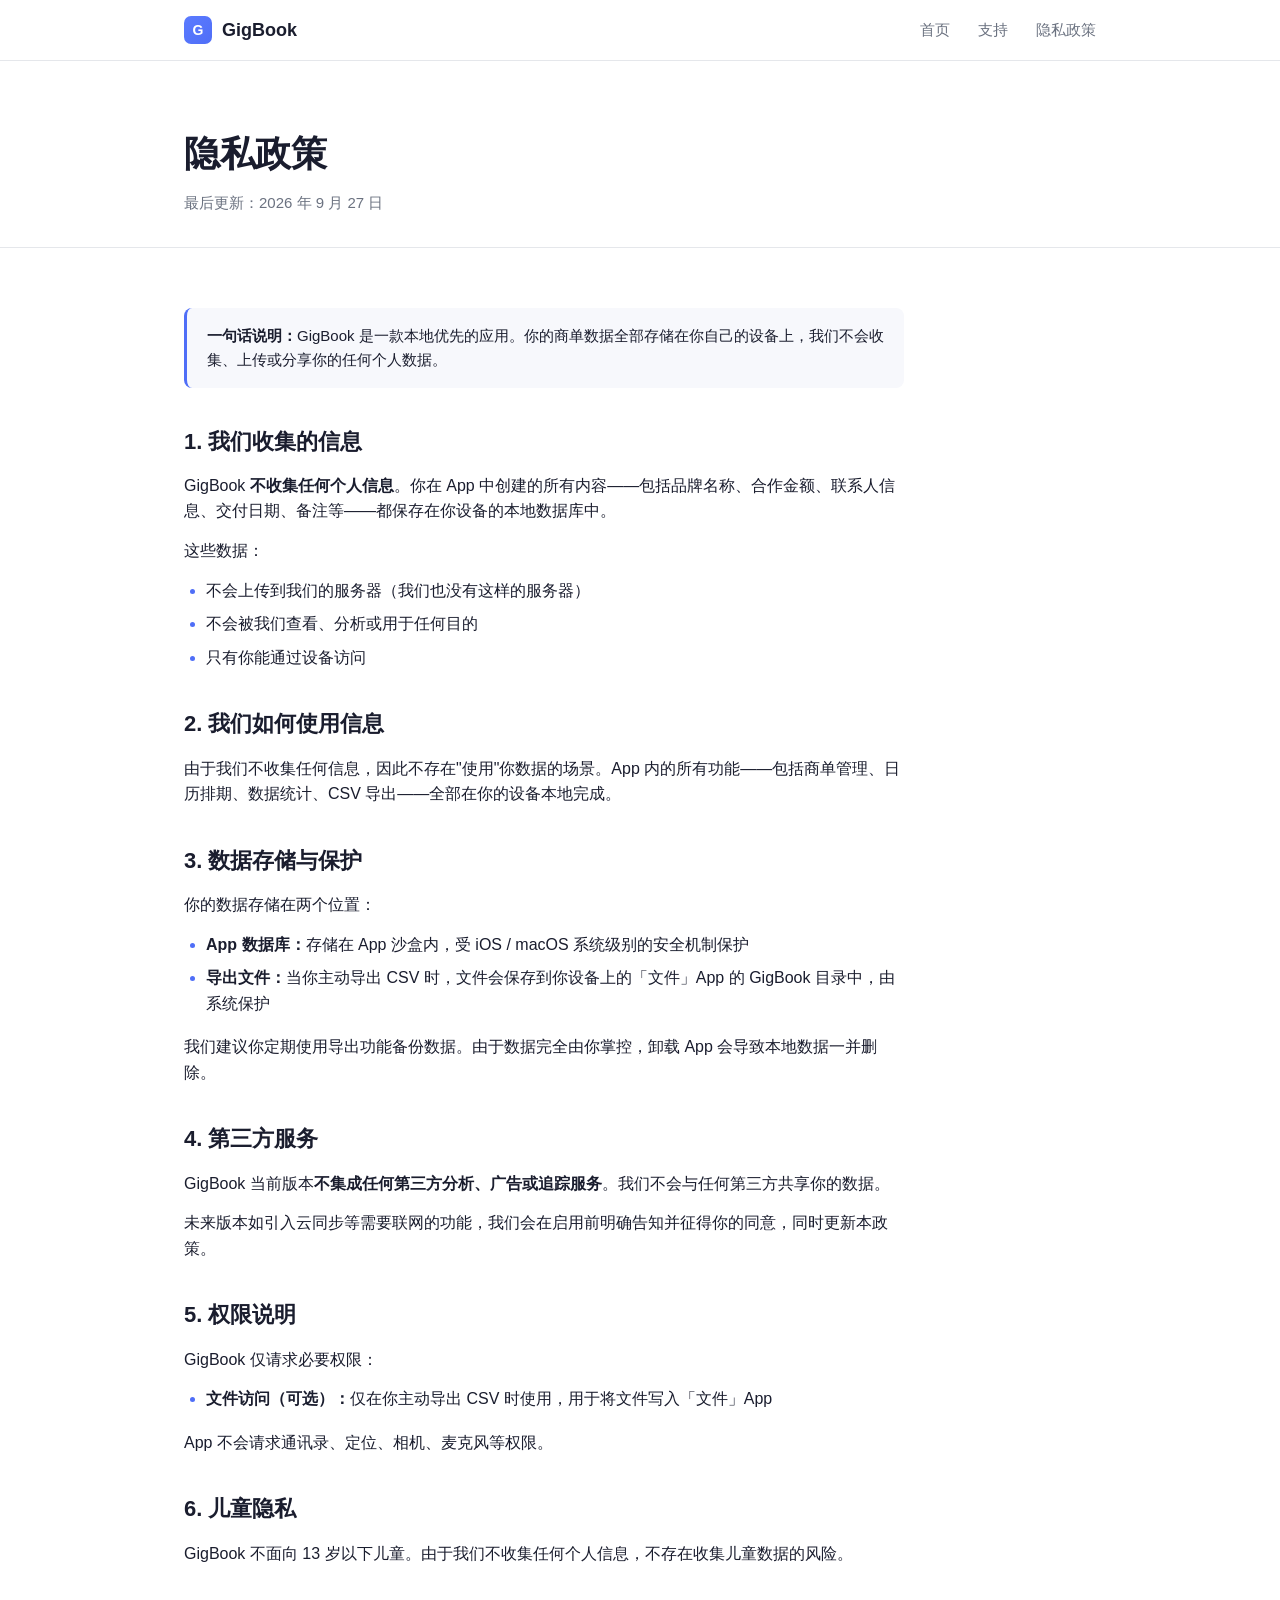
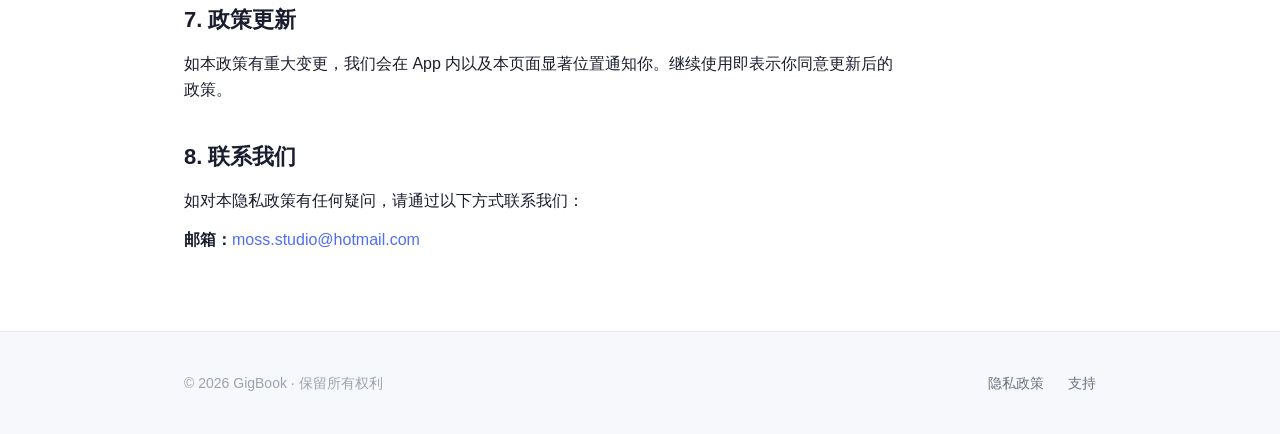
<file: privacy.html>
<!DOCTYPE html>
<html lang="zh-CN">
<head>
  <meta charset="UTF-8" />
  <meta name="viewport" content="width=device-width, initial-scale=1.0" />
  <title>隐私政策 — GigBook 吉格本</title>
  <meta name="description" content="GigBook 隐私政策：我们如何收集、使用和保护你的数据。" />
  <link rel="stylesheet" href="style.css" />
</head>
<body>

  <nav class="nav">
    <div class="nav-inner">
      <a href="index.html" class="nav-logo">
        <span class="nav-logo-mark">G</span>
        GigBook
      </a>
      <div class="nav-links">
        <a href="index.html">首页</a>
        <a href="support.html">支持</a>
        <a href="privacy.html">隐私政策</a>
      </div>
    </div>
  </nav>

  <header class="page-header">
    <div class="container">
      <h1>隐私政策</h1>
      <p>最后更新：2026 年 9 月 27 日</p>
    </div>
  </header>

  <main class="container">
    <div class="content">

      <div class="highlight">
        <strong>一句话说明：</strong>GigBook 是一款本地优先的应用。你的商单数据全部存储在你自己的设备上，我们不会收集、上传或分享你的任何个人数据。
      </div>

      <h2>1. 我们收集的信息</h2>
      <p>GigBook <strong>不收集任何个人信息</strong>。你在 App 中创建的所有内容——包括品牌名称、合作金额、联系人信息、交付日期、备注等——都保存在你设备的本地数据库中。</p>
      <p>这些数据：</p>
      <ul>
        <li>不会上传到我们的服务器（我们也没有这样的服务器）</li>
        <li>不会被我们查看、分析或用于任何目的</li>
        <li>只有你能通过设备访问</li>
      </ul>

      <h2>2. 我们如何使用信息</h2>
      <p>由于我们不收集任何信息，因此不存在"使用"你数据的场景。App 内的所有功能——包括商单管理、日历排期、数据统计、CSV 导出——全部在你的设备本地完成。</p>

      <h2>3. 数据存储与保护</h2>
      <p>你的数据存储在两个位置：</p>
      <ul>
        <li><strong>App 数据库：</strong>存储在 App 沙盒内，受 iOS / macOS 系统级别的安全机制保护</li>
        <li><strong>导出文件：</strong>当你主动导出 CSV 时，文件会保存到你设备上的「文件」App 的 GigBook 目录中，由系统保护</li>
      </ul>
      <p>我们建议你定期使用导出功能备份数据。由于数据完全由你掌控，卸载 App 会导致本地数据一并删除。</p>

      <h2>4. 第三方服务</h2>
      <p>GigBook 当前版本<strong>不集成任何第三方分析、广告或追踪服务</strong>。我们不会与任何第三方共享你的数据。</p>
      <p>未来版本如引入云同步等需要联网的功能，我们会在启用前明确告知并征得你的同意，同时更新本政策。</p>

      <h2>5. 权限说明</h2>
      <p>GigBook 仅请求必要权限：</p>
      <ul>
        <li><strong>文件访问（可选）：</strong>仅在你主动导出 CSV 时使用，用于将文件写入「文件」App</li>
      </ul>
      <p>App 不会请求通讯录、定位、相机、麦克风等权限。</p>

      <h2>6. 儿童隐私</h2>
      <p>GigBook 不面向 13 岁以下儿童。由于我们不收集任何个人信息，不存在收集儿童数据的风险。</p>

      <h2>7. 政策更新</h2>
      <p>如本政策有重大变更，我们会在 App 内以及本页面显著位置通知你。继续使用即表示你同意更新后的政策。</p>

      <h2>8. 联系我们</h2>
      <p>如对本隐私政策有任何疑问，请通过以下方式联系我们：</p>
      <p><strong>邮箱：</strong><a href="mailto:moss.studio@hotmail.com">moss.studio@hotmail.com</a></p>

    </div>
  </main>

  <footer class="footer">
    <div class="footer-inner">
      <div>© 2026 GigBook · 保留所有权利</div>
      <div class="footer-links">
        <a href="privacy.html">隐私政策</a>
        <a href="support.html">支持</a>
      </div>
    </div>
  </footer>

</body>
</html>
</file>
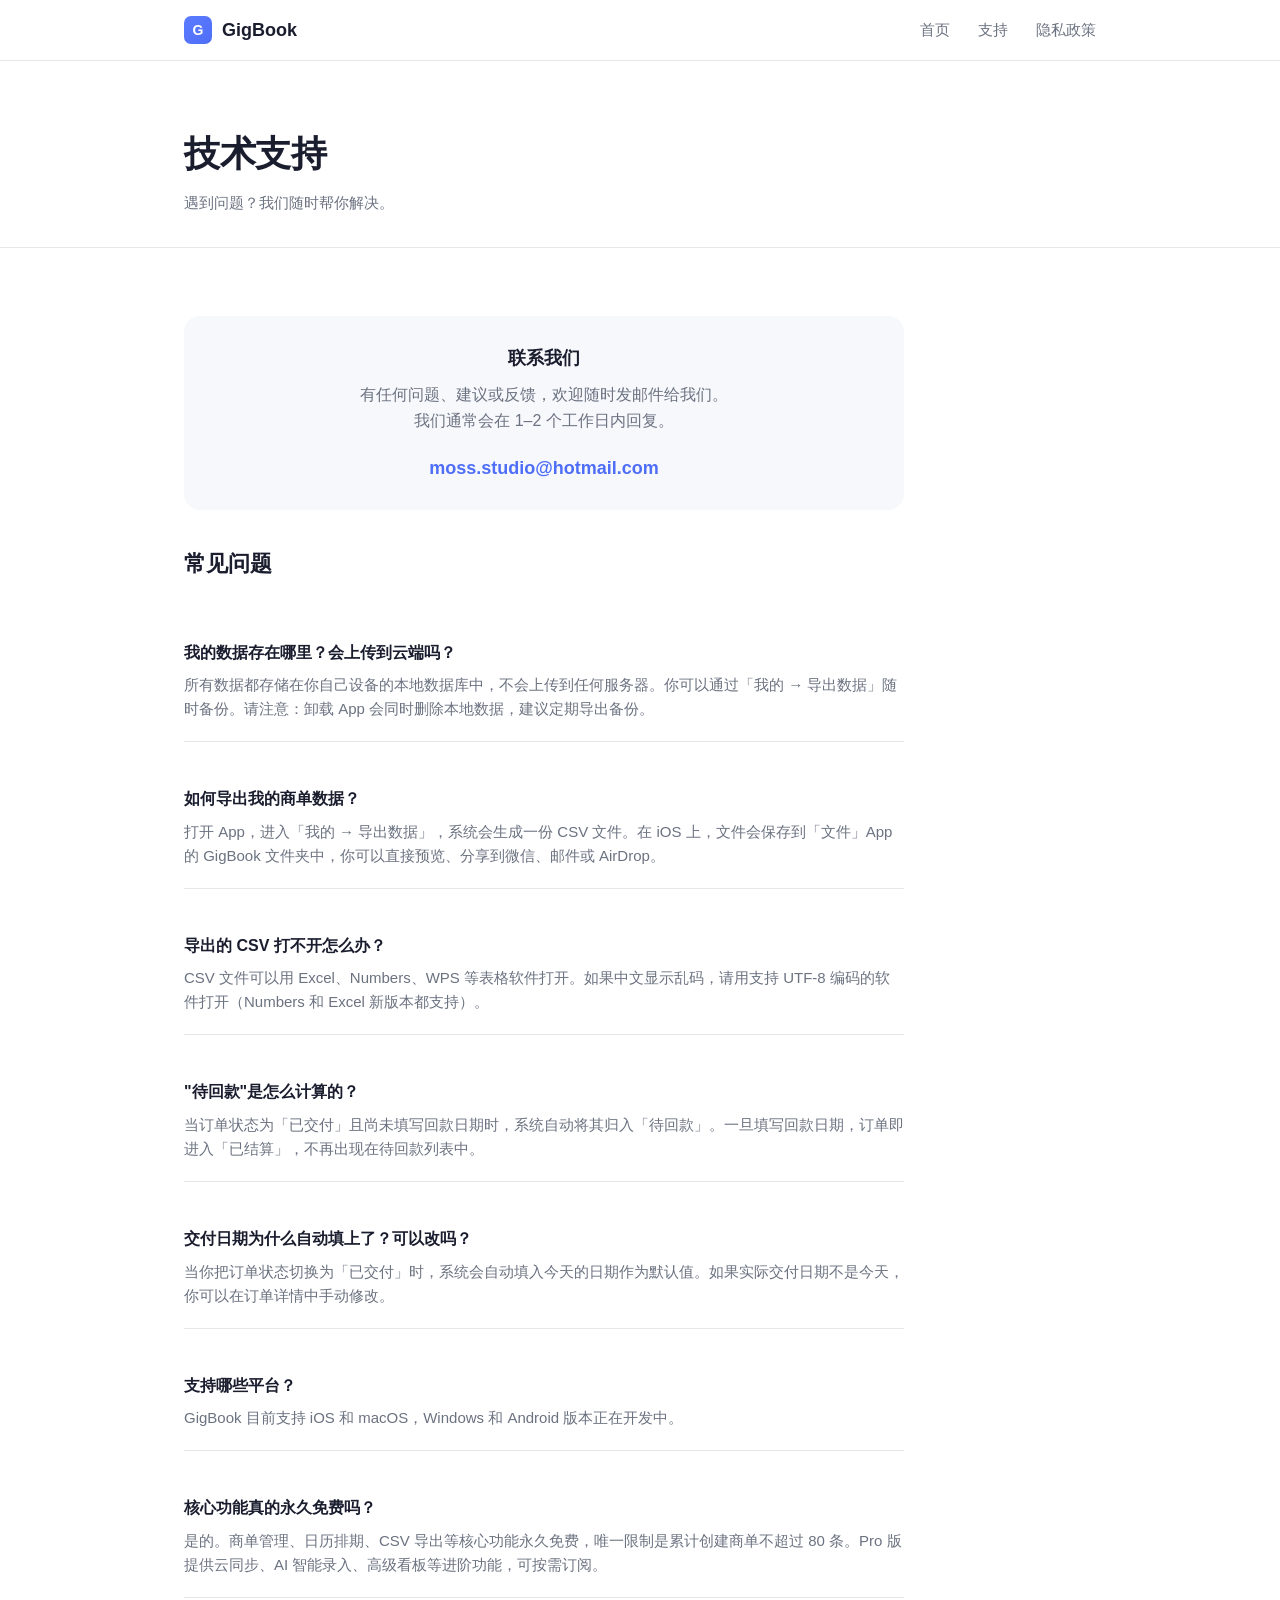
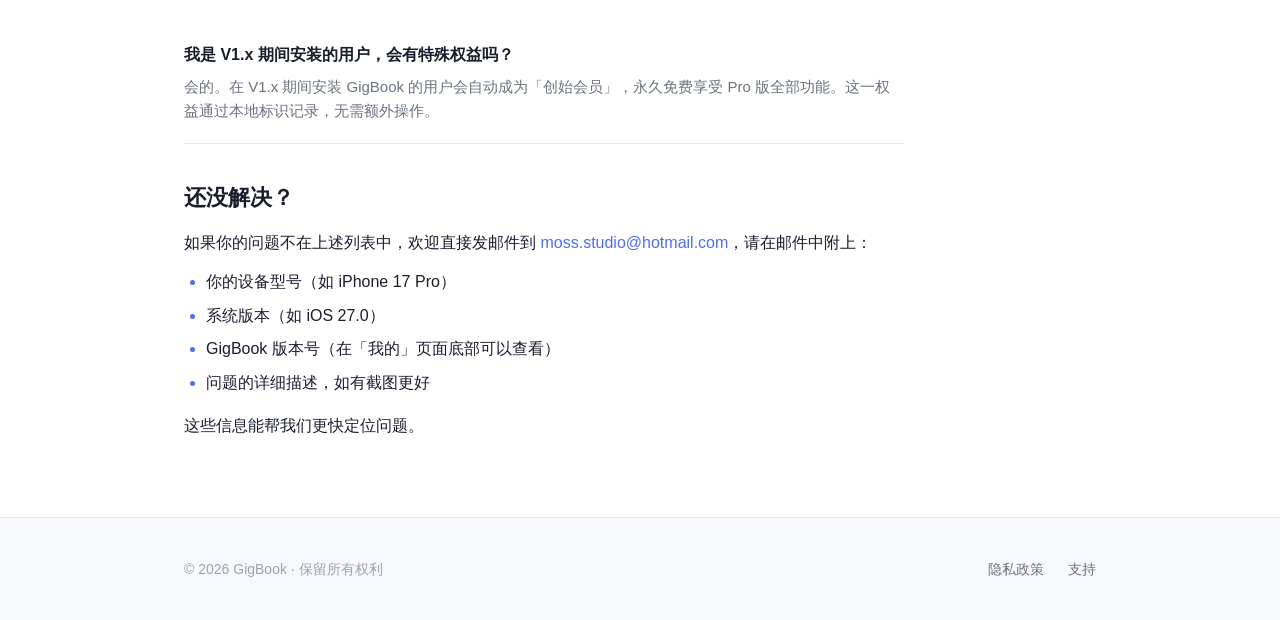
<file: support.html>
<!DOCTYPE html>
<html lang="zh-CN">
<head>
  <meta charset="UTF-8" />
  <meta name="viewport" content="width=device-width, initial-scale=1.0" />
  <title>支持 — GigBook 吉格本</title>
  <meta name="description" content="GigBook 技术支持：联系方式、常见问题解答。" />
  <link rel="stylesheet" href="style.css" />
</head>
<body>

  <nav class="nav">
    <div class="nav-inner">
      <a href="index.html" class="nav-logo">
        <span class="nav-logo-mark">G</span>
        GigBook
      </a>
      <div class="nav-links">
        <a href="index.html">首页</a>
        <a href="support.html">支持</a>
        <a href="privacy.html">隐私政策</a>
      </div>
    </div>
  </nav>

  <header class="page-header">
    <div class="container">
      <h1>技术支持</h1>
      <p>遇到问题？我们随时帮你解决。</p>
    </div>
  </header>

  <main class="container">
    <div class="content">

      <div class="contact-card">
        <h3>联系我们</h3>
        <p>有任何问题、建议或反馈，欢迎随时发邮件给我们。<br/>我们通常会在 1–2 个工作日内回复。</p>
        <a class="email" href="mailto:moss.studio@hotmail.com">moss.studio@hotmail.com</a>
      </div>

      <h2>常见问题</h2>

      <div class="faq-item">
        <h3>我的数据存在哪里？会上传到云端吗？</h3>
        <p>所有数据都存储在你自己设备的本地数据库中，不会上传到任何服务器。你可以通过「我的 → 导出数据」随时备份。请注意：卸载 App 会同时删除本地数据，建议定期导出备份。</p>
      </div>

      <div class="faq-item">
        <h3>如何导出我的商单数据？</h3>
        <p>打开 App，进入「我的 → 导出数据」，系统会生成一份 CSV 文件。在 iOS 上，文件会保存到「文件」App 的 GigBook 文件夹中，你可以直接预览、分享到微信、邮件或 AirDrop。</p>
      </div>

      <div class="faq-item">
        <h3>导出的 CSV 打不开怎么办？</h3>
        <p>CSV 文件可以用 Excel、Numbers、WPS 等表格软件打开。如果中文显示乱码，请用支持 UTF-8 编码的软件打开（Numbers 和 Excel 新版本都支持）。</p>
      </div>

      <div class="faq-item">
        <h3>"待回款"是怎么计算的？</h3>
        <p>当订单状态为「已交付」且尚未填写回款日期时，系统自动将其归入「待回款」。一旦填写回款日期，订单即进入「已结算」，不再出现在待回款列表中。</p>
      </div>

      <div class="faq-item">
        <h3>交付日期为什么自动填上了？可以改吗？</h3>
        <p>当你把订单状态切换为「已交付」时，系统会自动填入今天的日期作为默认值。如果实际交付日期不是今天，你可以在订单详情中手动修改。</p>
      </div>

      <div class="faq-item">
        <h3>支持哪些平台？</h3>
        <p>GigBook 目前支持 iOS 和 macOS，Windows 和 Android 版本正在开发中。</p>
      </div>

      <div class="faq-item">
        <h3>核心功能真的永久免费吗？</h3>
        <p>是的。商单管理、日历排期、CSV 导出等核心功能永久免费，唯一限制是累计创建商单不超过 80 条。Pro 版提供云同步、AI 智能录入、高级看板等进阶功能，可按需订阅。</p>
      </div>

      <div class="faq-item">
        <h3>我是 V1.x 期间安装的用户，会有特殊权益吗？</h3>
        <p>会的。在 V1.x 期间安装 GigBook 的用户会自动成为「创始会员」，永久免费享受 Pro 版全部功能。这一权益通过本地标识记录，无需额外操作。</p>
      </div>

      <h2>还没解决？</h2>
      <p>如果你的问题不在上述列表中，欢迎直接发邮件到 <a href="mailto:moss.studio@hotmail.com">moss.studio@hotmail.com</a>，请在邮件中附上：</p>
      <ul>
        <li>你的设备型号（如 iPhone 17 Pro）</li>
        <li>系统版本（如 iOS 27.0）</li>
        <li>GigBook 版本号（在「我的」页面底部可以查看）</li>
        <li>问题的详细描述，如有截图更好</li>
      </ul>
      <p>这些信息能帮我们更快定位问题。</p>

    </div>
  </main>

  <footer class="footer">
    <div class="footer-inner">
      <div>© 2026 GigBook · 保留所有权利</div>
      <div class="footer-links">
        <a href="privacy.html">隐私政策</a>
        <a href="support.html">支持</a>
      </div>
    </div>
  </footer>

</body>
</html>
</file>
<file: style.css>
/* GigBook 开发者网站 - 共用样式 */
* {
  box-sizing: border-box;
  margin: 0;
  padding: 0;
}

:root {
  --primary: #4F6EF7;
  --primary-light: #5B7BFF;
  --primary-dark: #3D5AE0;
  --primary-bg: #DCE3FF;
  --text: #1A1D2E;
  --text-secondary: #6B7280;
  --text-tertiary: #9CA3AF;
  --bg: #FFFFFF;
  --bg-secondary: #F7F8FC;
  --border: #E5E7EB;
  --success: #07C160;
}

html {
  scroll-behavior: smooth;
}

body {
  font-family: -apple-system, BlinkMacSystemFont, "Segoe UI", "PingFang SC",
    "Hiragino Sans GB", "Microsoft YaHei", "Helvetica Neue", Arial, sans-serif;
  color: var(--text);
  background: var(--bg);
  line-height: 1.6;
  -webkit-font-smoothing: antialiased;
  font-size: 16px;
}

a {
  color: var(--primary);
  text-decoration: none;
  transition: color 0.2s;
}

a:hover {
  color: var(--primary-dark);
}

.container {
  max-width: 960px;
  margin: 0 auto;
  padding: 0 24px;
}

/* 导航 */
.nav {
  position: sticky;
  top: 0;
  background: rgba(255, 255, 255, 0.9);
  backdrop-filter: saturate(180%) blur(20px);
  -webkit-backdrop-filter: saturate(180%) blur(20px);
  border-bottom: 1px solid var(--border);
  z-index: 100;
}

.nav-inner {
  display: flex;
  align-items: center;
  justify-content: space-between;
  height: 60px;
  max-width: 960px;
  margin: 0 auto;
  padding: 0 24px;
}

.nav-logo {
  display: flex;
  align-items: center;
  gap: 10px;
  font-weight: 700;
  font-size: 18px;
  color: var(--text);
}

.nav-logo-mark {
  width: 28px;
  height: 28px;
  border-radius: 7px;
  background: linear-gradient(135deg, var(--primary-light), var(--primary));
  display: flex;
  align-items: center;
  justify-content: center;
  color: #fff;
  font-weight: 700;
  font-size: 14px;
}

.nav-links {
  display: flex;
  gap: 28px;
}

.nav-links a {
  color: var(--text-secondary);
  font-size: 15px;
  font-weight: 500;
}

.nav-links a:hover {
  color: var(--primary);
}

/* Hero */
.hero {
  padding: 80px 0 64px;
  text-align: center;
}

.hero-icon {
  width: 96px;
  height: 96px;
  border-radius: 22px;
  background: linear-gradient(135deg, var(--primary-light), var(--primary));
  display: inline-flex;
  align-items: center;
  justify-content: center;
  color: #fff;
  font-size: 42px;
  font-weight: 700;
  margin-bottom: 24px;
  box-shadow: 0 12px 32px rgba(79, 110, 247, 0.28);
}

.hero h1 {
  font-size: 44px;
  font-weight: 700;
  letter-spacing: -0.02em;
  margin-bottom: 12px;
  line-height: 1.2;
}

.hero-subtitle {
  font-size: 20px;
  color: var(--text-secondary);
  margin-bottom: 32px;
}

.hero-slogan {
  font-size: 17px;
  color: var(--primary);
  font-weight: 500;
  margin-bottom: 40px;
}

.btn {
  display: inline-block;
  padding: 13px 28px;
  background: var(--primary);
  color: #fff;
  border-radius: 980px;
  font-size: 16px;
  font-weight: 600;
  transition: all 0.2s;
  border: none;
  cursor: pointer;
}

.btn:hover {
  background: var(--primary-dark);
  color: #fff;
  transform: translateY(-1px);
  box-shadow: 0 8px 20px rgba(79, 110, 247, 0.3);
}

.btn-secondary {
  background: var(--bg-secondary);
  color: var(--text);
}

.btn-secondary:hover {
  background: #EBEDF3;
  color: var(--text);
  box-shadow: none;
}

/* Sections */
.section {
  padding: 64px 0;
}

.section-alt {
  background: var(--bg-secondary);
}

.section-title {
  font-size: 32px;
  font-weight: 700;
  letter-spacing: -0.01em;
  text-align: center;
  margin-bottom: 12px;
}

.section-subtitle {
  text-align: center;
  color: var(--text-secondary);
  font-size: 17px;
  margin-bottom: 48px;
}

/* Features */
.features {
  display: grid;
  grid-template-columns: repeat(auto-fit, minmax(260px, 1fr));
  gap: 24px;
}

.feature {
  background: #fff;
  border-radius: 16px;
  padding: 28px;
  border: 1px solid var(--border);
  transition: all 0.2s;
}

.feature:hover {
  border-color: var(--primary-bg);
  box-shadow: 0 8px 24px rgba(79, 110, 247, 0.08);
  transform: translateY(-2px);
}

.feature-icon {
  width: 44px;
  height: 44px;
  border-radius: 12px;
  background: var(--primary-bg);
  display: flex;
  align-items: center;
  justify-content: center;
  font-size: 22px;
  margin-bottom: 16px;
}

.feature h3 {
  font-size: 17px;
  font-weight: 600;
  margin-bottom: 8px;
}

.feature p {
  color: var(--text-secondary);
  font-size: 15px;
}

/* Screenshots */
.screenshots {
  display: flex;
  gap: 24px;
  overflow-x: auto;
  padding: 8px 0 24px;
  scroll-snap-type: x mandatory;
  -webkit-overflow-scrolling: touch;
}

.screenshots::-webkit-scrollbar {
  height: 8px;
}

.screenshots::-webkit-scrollbar-thumb {
  background: var(--border);
  border-radius: 4px;
}

.screenshot {
  flex: 0 0 auto;
  width: 260px;
  scroll-snap-align: start;
}

.screenshot img {
  width: 100%;
  border-radius: 24px;
  box-shadow: 0 12px 40px rgba(0, 0, 0, 0.12);
  display: block;
}

.screenshot-caption {
  text-align: center;
  margin-top: 14px;
  font-size: 14px;
  color: var(--text-secondary);
}

/* 内容页（隐私/支持） */
.page-header {
  padding: 64px 0 32px;
  border-bottom: 1px solid var(--border);
}

.page-header h1 {
  font-size: 36px;
  font-weight: 700;
  letter-spacing: -0.01em;
  margin-bottom: 8px;
}

.page-header p {
  color: var(--text-secondary);
  font-size: 15px;
}

.content {
  padding: 40px 0 64px;
  max-width: 720px;
}

.content h2 {
  font-size: 22px;
  font-weight: 600;
  margin: 36px 0 14px;
  color: var(--text);
}

.content h2:first-child {
  margin-top: 0;
}

.content h3 {
  font-size: 17px;
  font-weight: 600;
  margin: 24px 0 10px;
}

.content p {
  margin-bottom: 14px;
  color: var(--text);
}

.content ul {
  margin: 12px 0 18px 22px;
}

.content li {
  margin-bottom: 8px;
  color: var(--text);
}

.content li::marker {
  color: var(--primary);
}

.content strong {
  font-weight: 600;
  color: var(--text);
}

.highlight {
  background: var(--bg-secondary);
  border-left: 3px solid var(--primary);
  padding: 16px 20px;
  border-radius: 8px;
  margin: 20px 0;
  color: var(--text);
  font-size: 15px;
}

/* 支持页联系卡片 */
.contact-card {
  background: var(--bg-secondary);
  border-radius: 16px;
  padding: 28px;
  margin: 28px 0;
  text-align: center;
}

.contact-card h3 {
  margin-top: 0;
  font-size: 18px;
}

.contact-card p {
  color: var(--text-secondary);
  margin-bottom: 20px;
}

.contact-card .email {
  font-size: 18px;
  font-weight: 600;
  color: var(--primary);
}

/* FAQ */
.faq-item {
  border-bottom: 1px solid var(--border);
  padding: 20px 0;
}

.faq-item:last-child {
  border-bottom: none;
}

.faq-item h3 {
  font-size: 16px;
  font-weight: 600;
  margin-bottom: 8px;
  color: var(--text);
}

.faq-item p {
  color: var(--text-secondary);
  font-size: 15px;
  margin-bottom: 0;
}

/* Footer */
.footer {
  border-top: 1px solid var(--border);
  padding: 40px 0;
  background: var(--bg-secondary);
}

.footer-inner {
  max-width: 960px;
  margin: 0 auto;
  padding: 0 24px;
  display: flex;
  flex-wrap: wrap;
  gap: 16px;
  justify-content: space-between;
  align-items: center;
  color: var(--text-tertiary);
  font-size: 14px;
}

.footer-links {
  display: flex;
  gap: 24px;
}

.footer-links a {
  color: var(--text-secondary);
  font-size: 14px;
}

/* 移动端 */
@media (max-width: 640px) {
  .nav-links {
    gap: 18px;
  }

  .nav-links a {
    font-size: 14px;
  }

  .hero {
    padding: 56px 0 48px;
  }

  .hero h1 {
    font-size: 32px;
  }

  .hero-subtitle {
    font-size: 17px;
  }

  .hero-icon {
    width: 80px;
    height: 80px;
    font-size: 34px;
  }

  .section {
    padding: 48px 0;
  }

  .section-title {
    font-size: 26px;
  }

  .page-header {
    padding: 48px 0 24px;
  }

  .page-header h1 {
    font-size: 28px;
  }

  .footer-inner {
    flex-direction: column;
    align-items: flex-start;
    gap: 12px;
  }
}
</file>
